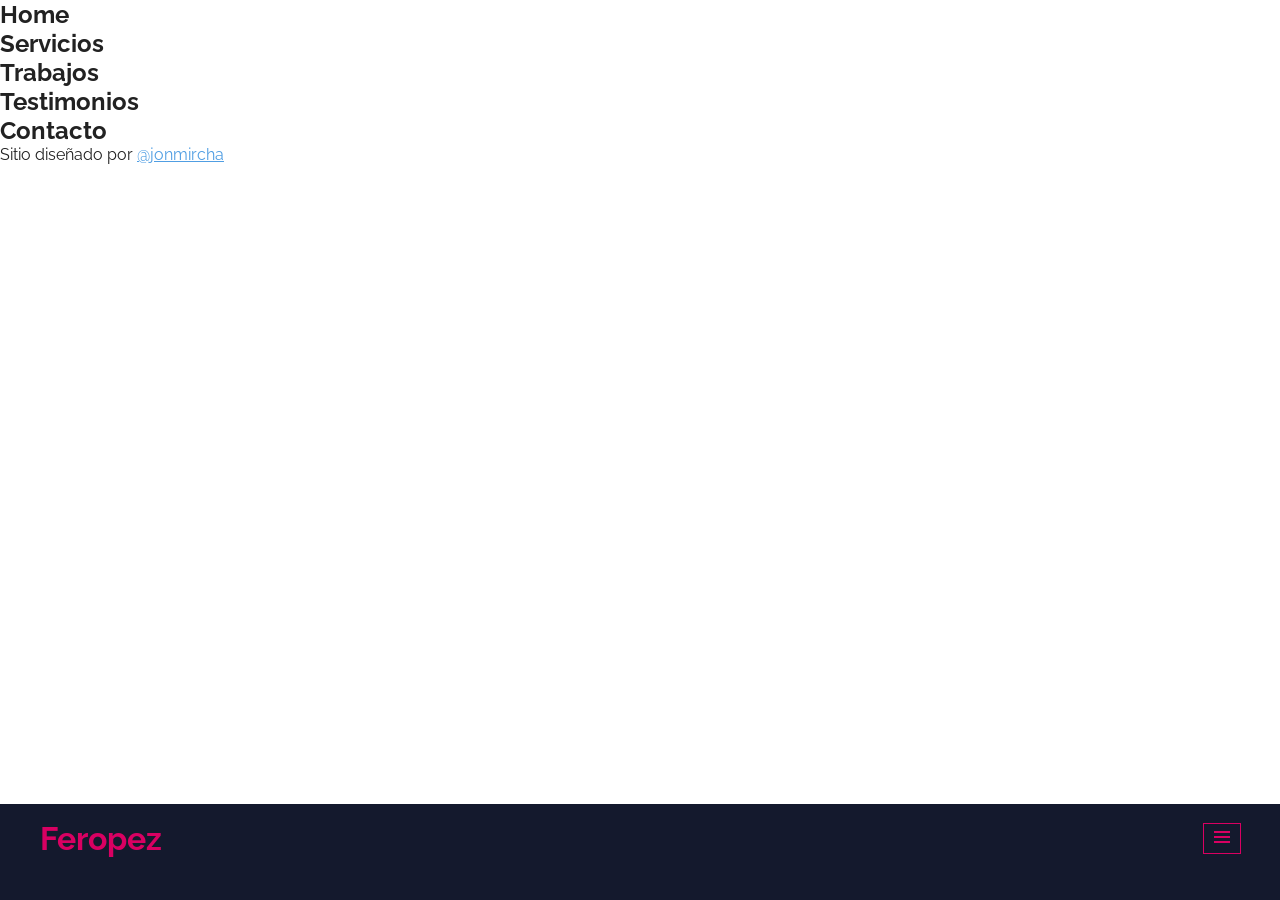
<file: projectResponsive/templates/index.html>
<!DOCTYPE html>
<html lang="en">
<head>
    <meta charset="UTF-8">
    <link rel="stylesheet" href="style.css">
    <link href="https://fonts.googleapis.com/css2?family=Lato:wght@400;700&family=Open+Sans&family=Raleway:wght@400;700&family=Source+Sans+Pro:wght@600&family=Source+Serif+Pro&family=Zen+Kaku+Gothic+New:wght@300&display=swap" rel="stylesheet">

    <title>Project</title>
</head>
<body>
<header class="header">
    <section class="container">
        <div class="logo">
            <a href="index.html">Feropez</a>
        </div>
        <button class="menu-btn">
          <svg xmlns="http://www.w3.org/2000/svg" width="24" height="24" viewBox="0 0 24 24"><path d="M4 6H20V8H4zM4 11H20V13H4zM4 16H20V18H4z"/>
          </svg>
            <svg class="none" xmlns="http://www.w3.org/2000/svg" width="24" height="24" viewBox="0 0 24 24"><path d="M16.192 6.344L11.949 10.586 7.707 6.344 6.293 7.758 10.535 12 6.293 16.242 7.707 17.656 11.949 13.414 16.192 17.656 17.606 16.242 13.364 12 17.606 7.758z"/>
            </svg>
        </button>
        <nav class="menu">
            <a href="#inicio">Inicio</a>
            <a href="#acerca">Acerca</a>
            <a href="#servicios">Servicios</a>
            <a href="#portafolio">Portafolio </a>
            <a href="#testimonios">Testimonios</a>
            <a href="#contacto">Contacto</a>
        </nav>
    </section>
    </header>

<section id="inicio" class="home">
    <h2>Home</h2>
</section>

<section id="servicios" class="services">
    <h2>Servicios</h2>
</section>

<section id="portafolio" class="portfolio">
    <h2>Trabajos</h2>
</section>

<section id="testimonios" class="testimonials">
    <h2>Testimonios</h2>
</section>

<section id="contacto" class="contact">
    <h2>Contacto</h2>
</section>

<footer class="footer">
    Sitio diseñado por <a href="https://jonmircha.com" target="_blank" rel="noopener">@jonmircha</a>
</footer>

<script src="script.js"></script>
</body>
</html>
</file>
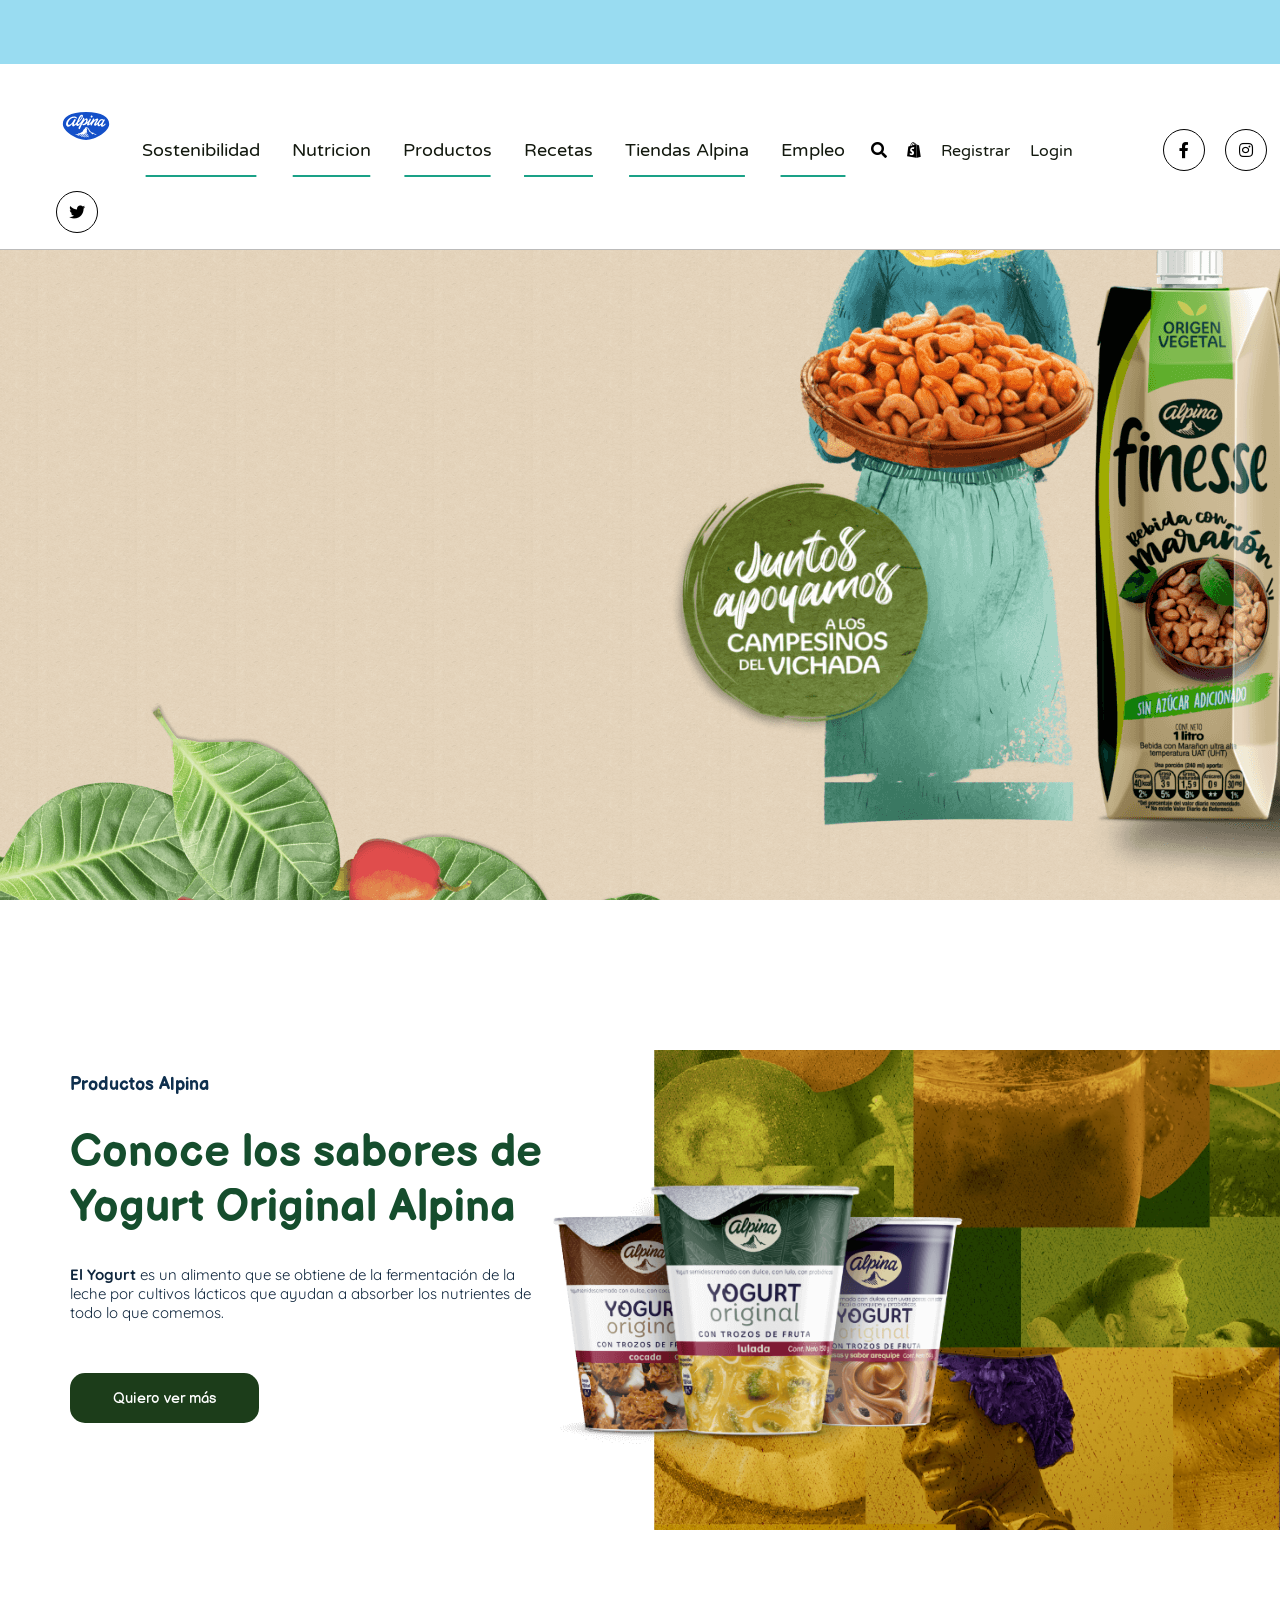
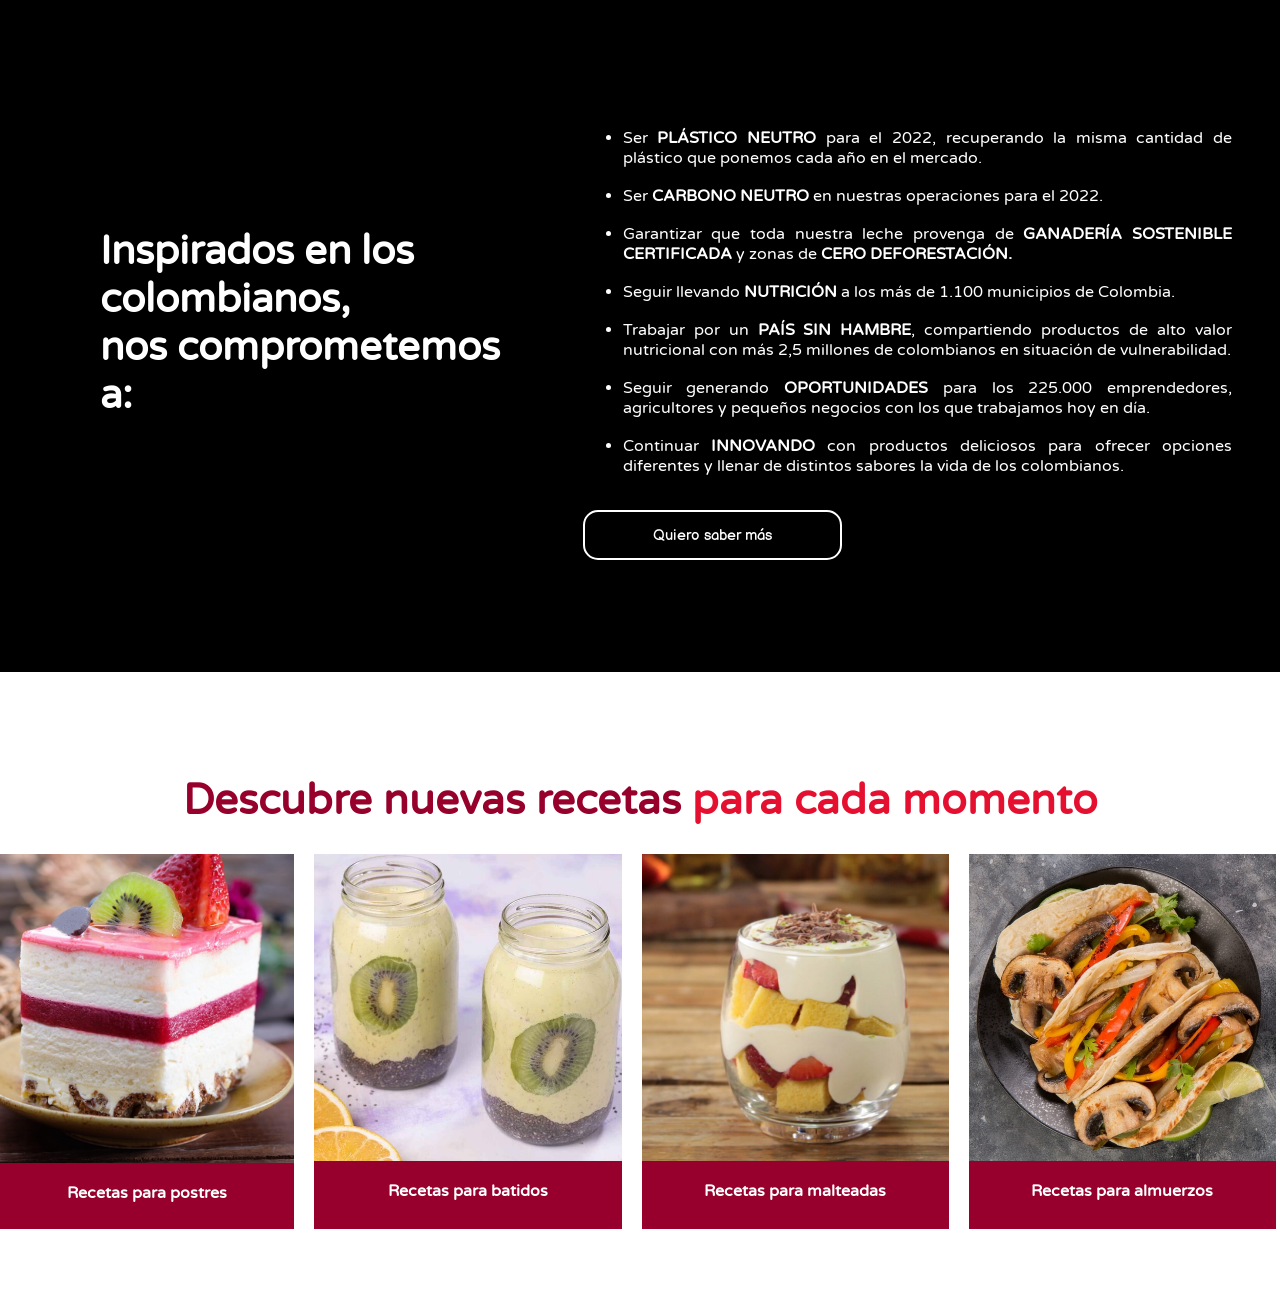
<file: pythonProject1/templates/index.html>
<!DOCTYPE html>
<html lang="en">
<head>
    <meta charset="UTF-8">
    <title>Alpina</title>
    <link rel="stylesheet" href="../css/style.css">
      <link href="../icons/css/all.css" rel="stylesheet">
    <link rel="icon" type="image/svg" href="../css/logo.svg" gif.gif>
    <link href="https://fonts.googleapis.com/css2?family=Varela+Round&display=swap" rel="stylesheet">
    <link href="https://fonts.googleapis.com/css2?family=Balsamiq+Sans:wght@700&family=Comfortaa:wght@600;700&display=swap" rel="stylesheet">
    <link href="https://fonts.googleapis.com/css2?family=Comfortaa:wght@600;700&display=swap" rel="stylesheet">
<link href="https://fonts.googleapis.com/css2?family=Balsamiq+Sans:wght@700&family=Comfortaa:wght@600;700&family=Quicksand:wght@300;400&family=Signika&display=swap" rel="stylesheet">
<link href="https://fonts.googleapis.com/css2?family=Balsamiq+Sans:wght@700&family=Comfortaa:wght@600;700&family=Quicksand:wght@300;400&family=Signika&family=Varela+Round&display=swap" rel="stylesheet">
<link href="https://fonts.googleapis.com/css2?family=Balsamiq+Sans:wght@700&family=Comfortaa:wght@600;700&family=Lexend+Deca&family=Quicksand:wght@300;400&family=Signika&family=Varela+Round&display=swap" rel="stylesheet">
<link href="https://fonts.googleapis.com/css2?family=Days+One&display=swap" rel="stylesheet">
<link href="https://fonts.googleapis.com/css2?family=Tillana:wght@800&display=swap" rel="stylesheet">
    <link href="https://fonts.googleapis.com/css2?family=Alegreya:wght@800&family=Tillana:wght@800&display=swap" rel="stylesheet">
    <link href="https://fonts.googleapis.com/css2?family=Alegreya:wght@800&family=Kaushan+Script&family=Tillana:wght@800&display=swap" rel="stylesheet">

</head>
<body>
<div class="inicio">
</div>
      <nav>
          <ul>
              <li > <div class="log"><img src="../css/logo.svg"> </div></li>
              <li> <button class="button type2"> Sostenibilidad  </button></li>
              <li> <button class="button type2"> Nutricion  </button></li>
              <li ><button class="button type2"> Productos  </button></li>
              <li><button class="button type2"> Recetas  </button></li>
              <li><button class="button type2"> Tiendas Alpina  </button></li>
              <li><button class="button type2">Empleo  </button></li>
              <li><i class="fas fa-search"></i></li>
               <li><i class="fab fa-shopify"></i></li>
              <li><a class="lin" href="registrar.html">Registrar</a></li>
              <li><a class="lin" href="login.html">Login</a></li>
               <li></li>

               <li class="redes"></li>
               <li class="logo1"><i class="fab fa-facebook-f"></i></li>
               <li class="logo1"><i class="fab fa-instagram"></i></li>
              <li class="logo1"><i class="fab fa-twitter"></i></li>
          </ul>
       </nav>

      <div class="imagen">
 <div class="text-intro">
        <h1 class="nueva">Nueva línea</h1>
         <h1 class="origen">Origen Vegetal</h1>
        <h1 class="mara">marañón</h1>
     <input type="submit" value="Ver más" class="but">


 </div>
    </div>
      <div class="content">
      <div class="col1">
          <h4>Productos Alpina</h4>
          <h1>Conoce los sabores de <br> Yogurt Original Alpina</h1>
          <p><b>El Yogurt</b> es un alimento que se obtiene de la fermentación de la leche por cultivos lácticos que ayudan a absorber los nutrientes de todo lo que comemos.</p>
  <br>
          <br>
          <input type="submit" value="Quiero ver más" class="butt1">
      </div>

         <div class="col2">
   <img class="photo" src="../css/yo.png">
      </div>

          </div>
<div class="fon">

 <div class="fon1">
        <h1>Inspirados en los colombianos, <br>
            nos comprometemos a:</h1>
   </div>
<div class="fon2">
  <ul>
    <li> Ser <b>PLÁSTICO NEUTRO</b> para el 2022, recuperando la misma cantidad de plástico que ponemos cada año en el mercado.</li>
      <br>

    <li>Ser <b>CARBONO NEUTRO</b> en nuestras operaciones para el 2022.</li>
      <br>

    <li>Garantizar que toda nuestra leche provenga de <b>GANADERÍA SOSTENIBLE CERTIFICADA</b> y zonas de <b>CERO DEFORESTACIÓN.</b></li>
      <br>

    <li>Seguir llevando <b>NUTRICIÓN</b> a los más de 1.100 municipios de Colombia.</li>
      <br>

      <li>Trabajar por un <b>PAÍS SIN HAMBRE</b>, compartiendo productos de alto valor nutricional con más 2,5 millones de colombianos en situación de vulnerabilidad.</li>
      <br>
    <li>Seguir generando <b>OPORTUNIDADES</b> para los 225.000 emprendedores, agricultores y pequeños negocios con los que trabajamos hoy en día.</li>
   <br>
    <li>Continuar <b>INNOVANDO</b> con productos deliciosos para ofrecer opciones diferentes y llenar de distintos sabores la vida de los colombianos.</li>
<br>
  </ul>
    <input type="submit" value="Quiero saber más" class="butt">
       </div>
</div>
<div class="ima-ho">
    <h1 class="receta"><b class="desc">Descubre nuevas recetas</b> para cada momento</h1>
</div>

<div class="galeria">
<div class="caja a"><img class="ia" src="../css/22.jpg">
    <div><p>Recetas para postres</p></div>
    </div>
<div class="caja b"><img class="ia" src="../css/bb.jpg">
       <div><p>Recetas para batidos</p></div>
</div>
<div class="caja c"><img class="ia" src="../css/cdc.jpg">
   <div ><p>Recetas para malteadas</p></div>
    </div>
<div class="caja d"><img class="ia"  src="../css/aba.jpg">
  <div><p>Recetas para almuerzos</p></div>
    </div>
</div>


    <div class="blanco"></div>

</body>

</html>
</file>
<file: projectResponsive/templates/style.css>
/* ********** Custom Properties ********** */
:root {
  --first-color: #d90062;
  --first-alpha-color: rgba(217, 0, 98, 0.75);
  --second-color: #14192d;
  --second-alpha-color: rgba(20, 25, 45, 0.75);
  --third-color: #501464;
  --third-alpha-color: rgba(80, 20, 100, 0.75);
  --white-color: #fff;
  --gray-light-color: #f3f3f3;
  --gray-color: #ccc;
  --gray-dark-color: #666;
  --black-color: #000;
  --link-color: #509ee3;
  --title-color: #333;
  --text-color: #222;
  --white-alpha-color: rgba(255, 255, 255, 0.5);
  --black-alpha-color: rgba(0, 0, 0, 0.5);
  --font: "Raleway", sans-serif;
  --max-width: 1200px;
  --header-height: 6rem;

}
html{
  box-sizing: border-box;
  font-family: var(--font);
  font-size: 16px;
  scroll-behavior: smooth;
}
body{
  margin:0;
  overflow-x: hidden;
  color: var(--text-color);
}

*,
*::after,
*::before{
  box-sizing: border-box;
}
a{
  color: var(--link-color);
  transition: all 0.5s ease-out;
}
a:hover{
  opacity: 0.75;
}
h1 {
  margin: 0;
  font-size: 2rem;
}

h2 {
  margin: 0;
  font-size: 1.5rem;
}

h3 {
  margin: 0;
  font-size: 1.25rem;
}

h4 {
  margin: 0;
  font-size: 1rem;
}

h5 {
  margin: 0;
  font-size: 0.85rem;
}

h6 {
  margin: 0;
  font-size: 0.7rem;
}
p{
  line-height: 1.6;
}
img{
  max-width: 100%;
  height: auto;
}
/* ****** Components ******* */


/* ****** Menu ******* */
.menu{
 position: fixed;
  left: 0;
  bottom: var(--header-height);
  width: 100%;
  display: flex;
  flex-direction: column;
  background-color: var(--second-color);
  opacity: 0;
  transition: opacity 0.5s ease;
  pointer-events: none;
}
.menu.is-active{
  opacity: 1;
  pointer-events: auto;
}
.menu a{
  padding: 1rem;
  font-size: 1.5rem;
  font-weight: bold;
  text-align: center;
  text-decoration: none;
  color: var(--first-color);
}
.menu a:hover{
  color:  var(--white-color);
  background-color: var(--first-color);
}

.menu-btn{
  background-color: var(--second-color);
  outline: thin solid var(--first-color);
  border: 0;
  cursor: pointer;
}
.menu-btn svg{
  fill: var(--first-color);
}
/* ********** Utilities ********** */
.box-shadow-1 {
  box-shadow: 0.25rem 0.25rem 1rem rgba(0, 0, 0, 0.25);
}

.container{
  margin-right: auto;
  margin-left: auto;
  max-width: var(--max-width);
}
.none{
  display: none;
}

/* ********** Site Styles ******** */


.header{
  position: fixed;
  left: 0;
  bottom: 0;
  padding: 1rem;
  z-index:999;
  width: 100%;
  height: var(--header-height);
  background-color: var(--second-color);
}

.header >.container{
  display: flex;
  justify-content: space-between;
  align-items: center;

}
.logo a{
  color: var(--first-color);
  font-weight: bold;
  text-decoration: none;
  font-size: 2rem;
}
</file>
<file: pythonProject1/css/style.css>
.inicio{
    background-color: #99DCF1;
    padding-top: 5%;
}

body{
    margin: 0;

}
.but{
   width: 40%;
    height: 50px;
    border-radius: 15px;
    font-size: 15px;
    border: none;
    background-color: #1C3D1A;
    color: white;
    cursor: pointer;
    font-family: 'Balsamiq Sans', cursive;
}
.button{
    width: 40%;
    height: 50px;
    border-radius: 15px;
    font-size: 15px;
    boder: none;
    color: black;
    border: 3px solid #154D2D;
    cursor: pointer;
    font-family: 'Balsamiq Sans', cursive;
     background-color: #1C3D1A;
}
.imagen {
    background-image: url("alpin.png");
    height: 700px;
    width: auto;
    background-repeat: no-repeat;
    background-size: cover;
    background-attachment: fixed;
    margin-left: auto;
    margin-right: auto;
    display: flex;
    overflow: hidden;
    cursor:pointer;
}

.text-intro{
    text-align: left;
    font-family: 'Days One', sans-serif;
    position: absolute;
    transition: all .3s;
    transform: scale(1.5);
    opacity: 0;
    margin-top: 200px;
    margin-left: 10em;
    }
.nueva{
    color:#749102;
    font-size: 40px;
}
.origen{
font-size: 45px;
    color: #1C3D1A;
}
.mara{
    font-family: 'Kaushan Script', cursive;
    color: #FDA529;
    margin-top: 0;
    font-size: 100px;
}
.text-intro:hover {
    transform: scale(1);
    opacity: 1;
}
.redes{

    justify-content: end;

    margin-right: 30px;
}
nav li{
    display:inline-flex;
    margin-left: 1em;
    margin-top: 1em;
    font-family: 'Varela Round', sans-serif;
}
.log img{
   width: 60px;
    height: 60px;
     background-position: center;
}
nav{
    flex-wrap: wrap ;
    border-bottom: 1px  solid rgb(187, 187, 187);

}
.icono{
    display: flex;

}
.logo{
    width: 60px;
    height: 60px;
    border-radius: 40px;
    align-items: center;
    justify-content: center;
    font-size: 30px;
}
.logo1{
    width: 40px;
    height: 40px;
    border: 1px solid black;
    border-radius: 50px;
    align-items: center;
    justify-content: center;
}
nav li:hover{
    cursor: pointer;
    color: #99DCF1;

}
.content{
    margin-top: 100px;
    display: flex;
}
.col1{
    flex-basis: 60%;
    margin-left: 70px;
}
.col2{
    flex-basis: 40%;
    height:30em;
    width: 60%;
}
.photo{

    max-height: 100%;
}
.col1 h1 {
    font-size: 45px;
    color: #154D2D;
    font-weight: 900;
    font-family: 'Balsamiq Sans', cursive;
}

.col1 h4{
    color:#0E2F4E;
    font-size: 18px;
    font-weight: 600;
 font-family: 'Balsamiq Sans', cursive;
}
.col1 p{
  font-family: 'Quicksand', sans-serif;
    color:#0E253C;
    font-size: 15px;
}

.fon{
    display: flex;
    background-color: black;
    background-size: 80%;
    margin-top: 70px;
    padding-bottom: 7em;
    column-gap: 50px;
}
.fon h1{
   font-family: 'Varela Round', sans-serif;
    font-weight: 800;
    color:white;
}
.fon1{
   flex-basis: 40%;
    font-size: 20px;
    margin-left: 100px;
    padding-top: 10em;
}
.fon2{
   flex-basis: 60%;
    padding-top: 7em;
    margin-right: 3em;
}
.fon2 ul li{
    color: white;
    text-align: justify;
     font-family: 'Varela Round', sans-serif;
}
.butt {
    width: 40%;
    height: 50px;
    border-radius: 15px;
    font-size: 15px;
    border: none;
    background-color: transparent;
    color: white;
    cursor: pointer;
    font-family: 'Balsamiq Sans', cursive;
    border:2px solid white;
}
.butt1{
    width: 40%;
    height: 50px;
    border-radius: 15px;
    font-size: 15px;
    border: none;
    color: white;
    cursor: pointer;
    font-family: 'Balsamiq Sans', cursive;
    background-color: #1C3D1A;
}
.lin{
    text-decoration: none;
    color:#13190F;

}
.ima-ho{
    text-align: center;
    margin-top: 5em;
    font-family: 'Varela Round', sans-serif;
    font-weight: 800;
    font-size: 1.3em;
}
.receta{
    color: #E5102F;

}
.desc{
    color: #96002B;

}
.galeria{
    display: flex;
    column-gap:20px;
}
.caja{
 background-color: #97002C;
    padding-bottom: 10px;
}
.a {
    flex-basis: 23%;
    grid-column:1;
   grid-row: 1/ span 20;
}
.b{
    flex-basis: 24%;
    grid-column:2;
    grid-row: 1/ span 20;

}
.c{
    flex-basis: 24%;
    grid-column:3;
    grid-row: 1/ span 20;

}
.d{
    flex-basis: 24%;
    grid-column:4;
    grid-row: 1/ span 20;

}
.ia{
    max-width: 100%;
    max-height: 100%;
}
.galeria p{
     font-family: 'Varela Round', sans-serif;
    text-align: center;
    font-weight: bold;
    color: white;
    font-size: 1em;

}
.galeria:hover{
}
.caja:hover{
    cursor: pointer;
    transform: scale(1.07);
    background-color: rgba(56, 53, 53, 0.568);


}
.blanco{
    padding:2em
}
.button{
    position:relative;
    border:none;
    background-color:transparent;
    cursor:pointer;
    outline:0;
    font-size:18px;
}
.button.type2{
      color:#13190F;
    font-family: 'Varela Round', sans-serif;
    width:100%;

    }
.button.type2:after,.button.type2:before{
    content:"";
    position:absolute;
    top:100%;
    left:0;
    width:100%;
    height:2px;
    background-color:#16a085;
    transition:all .3s ease;
    transform:scale(0.85)
}
.button.type2:hover:before{
    top:0;
    transform:scale(1)
}
.button.type2:hover:after{
    transform:scale(1)
}
</file>
